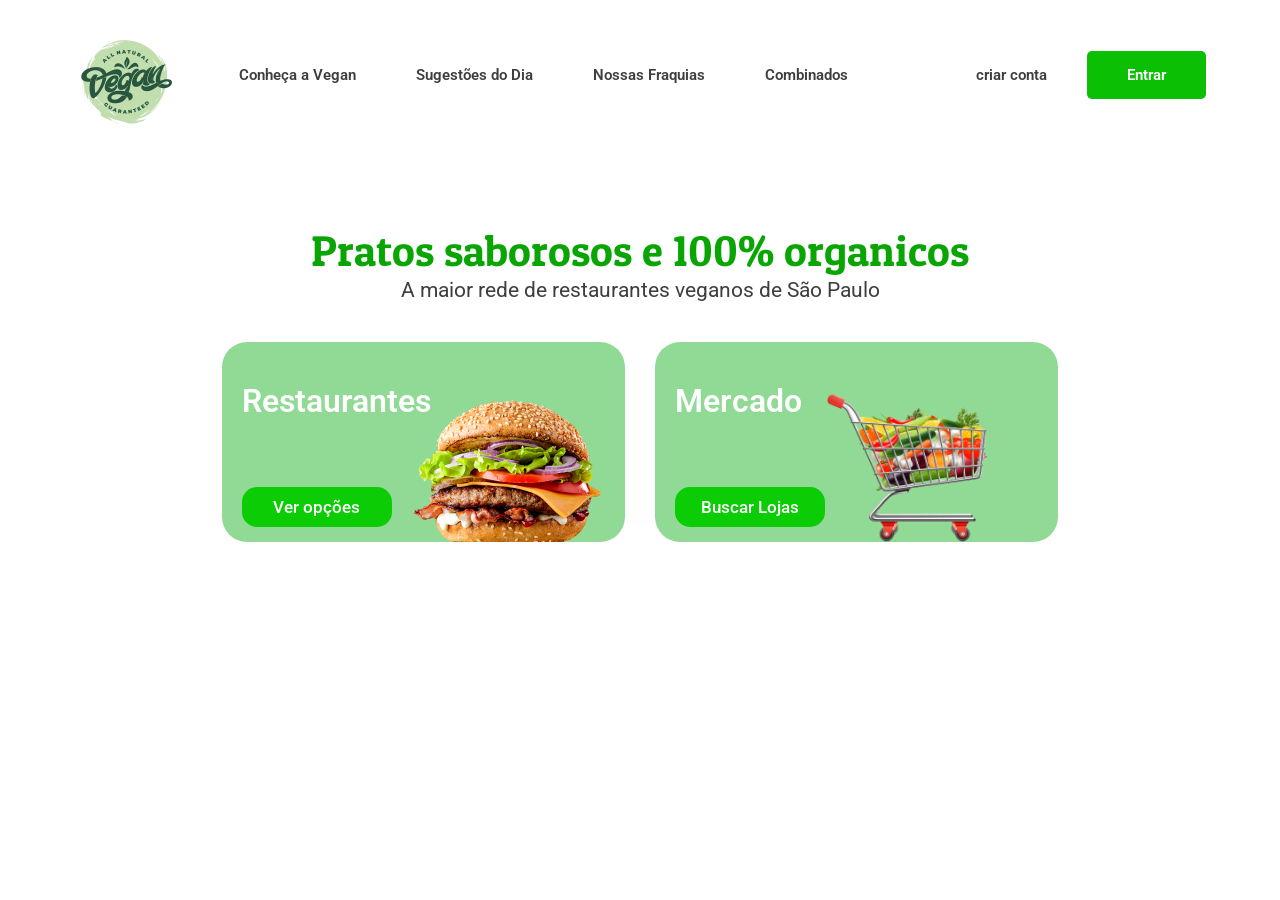
<file: site-master/index.html>
<! DOCTYPE html>
	<html lang="pt-BR">

	<head>
		<meta charset="UTF-8">
		<link rel="preconnect" href="https://fonts.googleapis.com">
<link rel="preconnect" href="https://fonts.gstatic.com" crossorigin>
<link href="https://fonts.googleapis.com/css2?family=Open+Sans:wght@500;600;700;800&family=Pacifico&family=Patua+One&family=Roboto:wght@300;400;500;700;900&display=swap" rel="stylesheet">
		<link rel="stylesheet" type="text/css" href="css/main.css">
		<link rel="stylesheet" type="text/css" href="css/tipografia.css">
		<title>Delivery Vegan</title>

	</head>

	<body>
		<header>

			<nav>
				<div id="logo">
					<!--https://br.freepik.com/vetores-premium/icone-todo-vegano-natural-garantido-com-fundo-branco-letras-manuscritas-para-restaurante-menu-de-cafe-elementos-para-etiquetas-logotipos-emblemas-adesivos-ou-icones_9767496.htm#query=comida%20vegana&position=23&from_view=search&track=sph-->
				</div>
				<div id="navLadoEsquedo">
					<ul>
						<li><a href="#"> Conheça a Vegan</a></li>
						<li><a href="#"> Sugestões do Dia</a></li>
						<li><a href="#">Nossas Fraquias</a></li>
						<li><a href="#">Combinados</a></li>
					</ul>
				</div>
				<div id="navLadoDireito">
					<ul>
						<li><a href="#"> criar conta</a></li>
						<li><a id="btnEntrar">Entrar</a></li>

					</ul>
				</div>

			</nav>

			<section id="OpcoesInicio">
				<h1>Pratos saborosos e 100% organicos</h1>
				<h5>A maior rede de restaurantes veganos de São Paulo</h5>

				<div id="opcoesMaster">
					<div id="opcladoEsquerdo">

						<div id="opcLado1Esquerdo">
							<div class="opcAlinhamento">
								<h5>Restaurantes</h5>
								<a href="#">Ver opções</a>
							</div>
						</div>
						<div id="opcLado2Esquerdo">
							<figure> <img src="img/restaurant.png" alt="" srcset=""></figure>
						</div>
					</div>

					<div id="opcladoDireito">
						<div id="opcLado1Direito">
							<div class="opcAlinhamento">
								<h5>Mercado</h5>
								<a href="#">Buscar Lojas</a>
							</div>
						</div>

						<div id="opcLado2Direito">
							<figure> <img src="img/carrinhoCompras.png" alt="""></figure>
							
						</div>
					</div>

					</div>
				</div>

			</section>
		</header>

	</body>
</file>
<file: site-master/css/main.css>
/*
Verde Titulo - #C3D9AD
Verde Claro - #09A603
Verde fosco - #B8D9BA
Branco Rosado - #F2DCF2
Branco - FFF
Preto - #403D3E
*/
*{
	margin: 0%;
	padding: 0%;
	box-sizing: border-box;
}
header{
	position: relative;
	width: 100%;
	height: 100vh;
	top: 0%;
	left: 0%;

}
header nav{
	
width: 90%;
margin: 0px auto;
padding:  20px 0;
}
header nav div#logo{
	background-image: url(../img/LogoVegan.png);
	background-size: cover;
	background-repeat: no-repeat;
	float: left;
	height: 125px;
	width: 125px;
	margin: 0px 20px 10px 0px;

}
header nav div ul{
	display: flex;
	flex-flow:row wrap;
	justify-content: left;
}
header nav div#navLadoEsquedo{
	float: left;
}
header nav div#navLadoDireito{
	float: right;
}
header nav div ul li{
	margin-top: 30px;
	padding: 10px 10px;
	border-radius: 30px;
}
header nav a{
	padding: 10px 20px;
	border-radius: 5px;
}
header nav div#navLadoDireito a#btnEntrar{
padding: 15px 40px;
background-color: #0ABF04;
cursor: pointer;
}
header nav div#navLadoDireito a#btnEntrar:hover{
	padding: 15px 40px;
	background-color: #0abf04b4;
	cursor: pointer;
	}
header section#OpcoesInicio{
	position: absolute;
	top: 25%;
	left: 15%;
	width: 70%;
}

header section div#opcoesMaster{
	margin-top: 40px;
	width: 100%;
	min-width: 300px;
	min-height: 200px;
	height: auto;
	display: flex;
	flex-direction: row;
	flex-wrap: wrap;
	justify-content: space-evenly;
	position: relative;

	
}
section div.opcAlinhamento{
	display: flex;
	flex-direction: column;
	justify-content: space-between;
	height: 100%;
}
/*lado esquerdo*/
header section div#opcladoEsquerdo{
	background-color: #90da95;
	width: 45%;
	border-radius: 25px;
	display: flex;
	flex-direction: row;
	cursor: pointer;
}
header section div#opcladoEsquerdo:hover{
	transform: scale(1.04);
	transition: 0.8s;
}
section div#opcladoEsquerdo div#opcLado1Esquerdo{
	width: 45%;
	display: flex;
}


section div#opcladoEsquerdo div#opcLado2Esquerdo{
	position: relative;
	width: 45%;
	height: 100%;
}

section div#opcLado2Esquerdo figure{
	width: 100%;
	position: absolute;
	bottom: 0%;
	left: -10%;
}
/*lado Direito*/



header section div#opcladoDireito{
	background-color: #90da95;
	width: 45%;
	border-radius: 25px;
	display: flex;
	flex-direction: row;
	cursor: pointer;
}
header section div#opcladoDireito:hover{
	transform: scale(1.04);
	transition: 0.8s;
}
section div#opcladoDireito div#opcLado1Direito{
	width: 45%;
	height: 100%;
display: flex;
flex-direction: column;
align-content: space-around;

}


section div#opcladoDireito div#opcLado2Direito{
	position: relative;
width: 55%;
height: 100%;
top: 0;
left: 0;

}
section  div#opcLado2Direito figure img{
position: absolute;
bottom: 0%;
left: -10%;
width: 100%;
}
</file>
<file: site-master/css/tipografia.css>
/*
Subtítulo - font-family: 'Fauna One', serif;
Texto font-family: 'Open Sans', sans-serif;
Título - font-family: 'Playfair Display', serif;
font-family: 'Open Sans', sans-serif;
font-family: 'Pacifico', cursive;
font-family: 'Patua One', cursive;

Verde Titulo - #C3D9AD
Verde Claro - #09A603
Verde fosco - #B8D9BA
Branco Rosado - #F2DCF2
Branco - FFF
Preto - #403D3E
*/

/*PADRONIZANDO ELEMENTOS*/
*{
font-size: 16pt;	
text-decoration: none;
}
h1,h2,h3{
	font-family: 'Patua One', cursive;
	font-size: 200%;
	color:#09A603;
	text-align: center;
	font-weight: 100;
}
h4,h5,h6{
	color: #403D3E;
	font-family: 'Roboto', sans-serif;
	font-weight:400;
	font-size: 100%;
	text-align: center;
}
p,a, li{
	font-family: 'Roboto';
}
/*HEADER NAV*/
nav ul li{
	list-style: none;
	
}
nav ul li a{
	font-size: 70%;
	font-weight: 600;
	text-decoration: none;
	color: #403D3E;
}
header nav div#navLadoDireito a#btnEntrar{
	color:white;
}

header section#OpcoesInicio div.opcAlinhamento h5{
	text-align: left;
	color: white;
	text-decoration: none;
	font-size: 150%;
	font-weight: 600;
	margin: 40px 0px 0px 20px;
}
header section#OpcoesInicio a{
	text-align: center;
	font-size: 80%;
	color: white;
	text-decoration: none;
	font-weight: 500;
	margin: 0px 0px 0px 20px;
	background-color: #0bcc05;
	border-radius: 15px;
	margin-bottom: 15px;
	padding: 10px 20px;	
	max-width: 150px;
}
</file>
